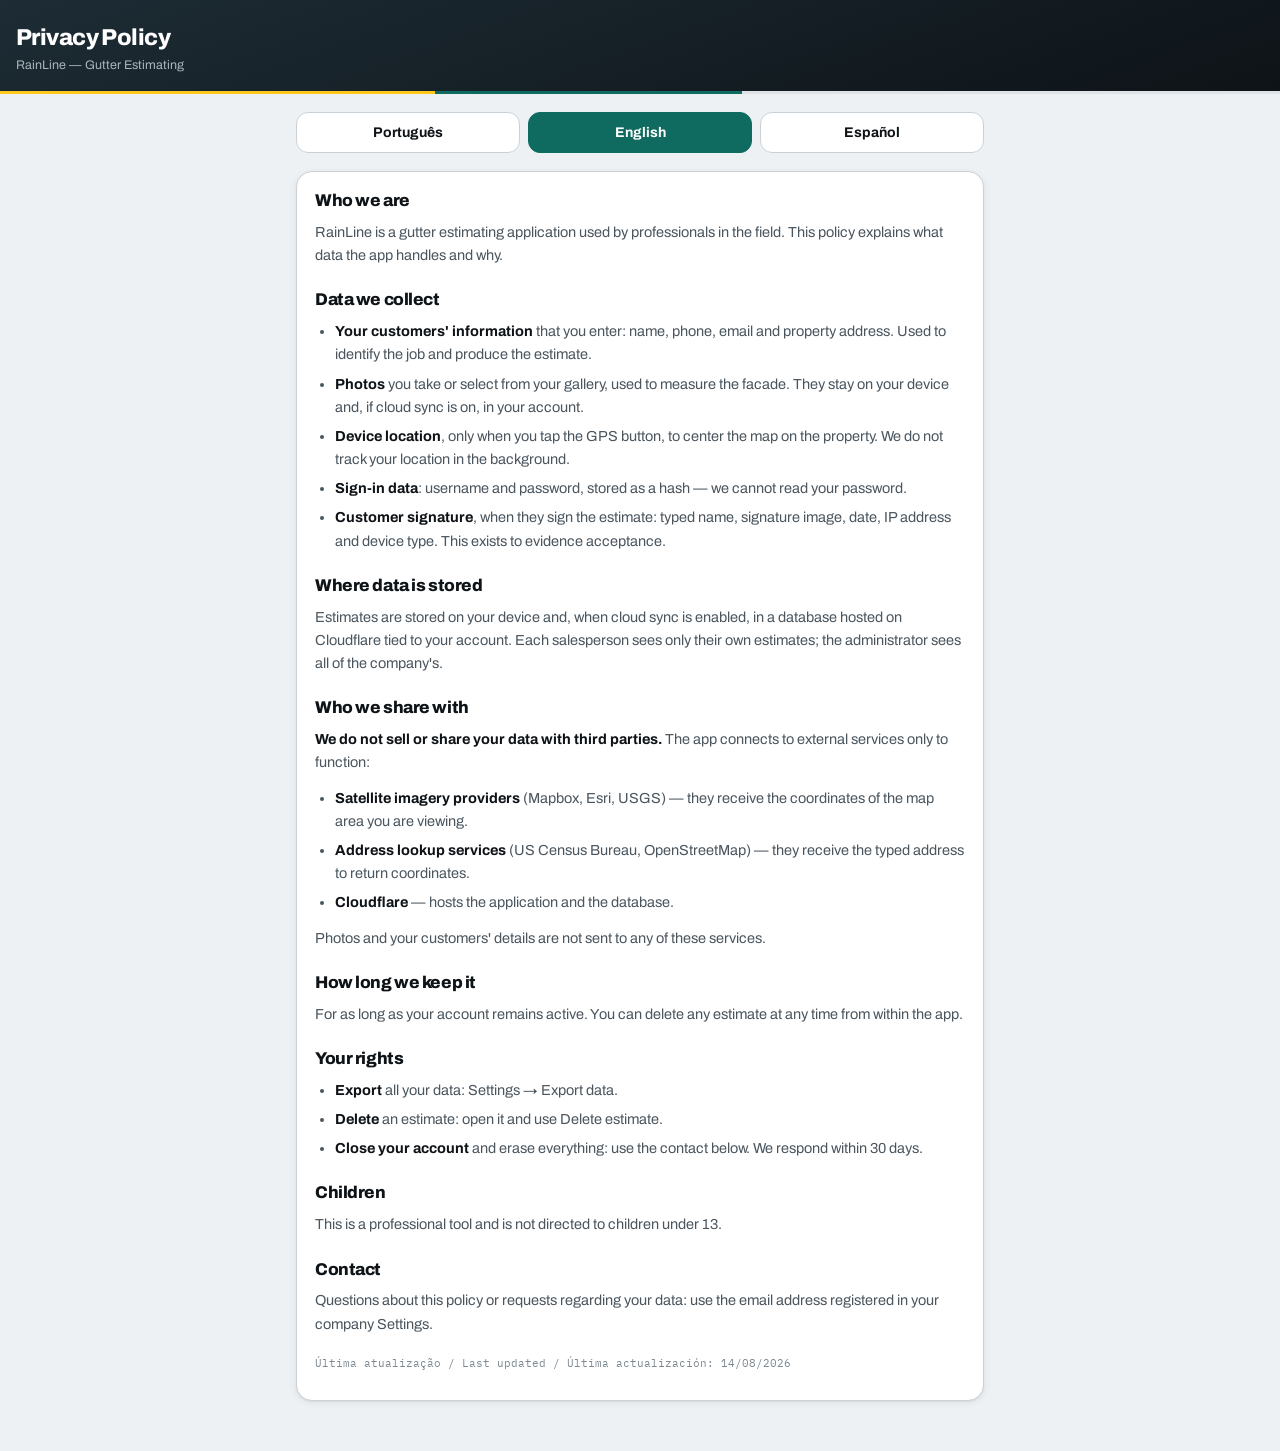
<file: public/privacidade.html>
<!DOCTYPE html>
<html lang="pt-BR">
<head>
<meta charset="utf-8">
<meta name="viewport" content="width=device-width, initial-scale=1, viewport-fit=cover">
<title>Privacy Policy · RainLine</title>
<meta name="theme-color" content="#0E1317">
<link rel="preconnect" href="https://fonts.googleapis.com">
<link rel="preconnect" href="https://fonts.gstatic.com" crossorigin>
<link href="https://fonts.googleapis.com/css2?family=Archivo:wght@500;600;700;800&family=IBM+Plex+Mono:wght@400;600&display=swap" rel="stylesheet">
<link rel="stylesheet" href="css/app.css">
<style>
  body{background:var(--alum)}
  .head{
    background:linear-gradient(160deg,var(--storm-b),var(--storm-a));color:#fff;
    padding:calc(22px + var(--safe-t)) 16px 20px;position:relative;
  }
  .head:after{
    content:"";position:absolute;left:0;right:0;bottom:0;height:3px;
    background:linear-gradient(90deg,var(--tape) 0 34%,var(--patina) 34% 58%,var(--coil) 58%);
  }
  .head h1{font-size:23px}
  .head p{margin:4px 0 0;color:#A9B4BC;font-size:12.5px}
  .wrap{max-width:720px;margin:0 auto;padding:18px 16px calc(50px + var(--safe-b))}
  .tabs{display:flex;gap:8px;margin-bottom:18px}
  .tabs button{
    flex:1;border:1px solid var(--line);background:#fff;color:var(--ink);border-radius:12px;
    padding:12px 8px;font-family:inherit;font-size:14px;font-weight:700;cursor:pointer;
  }
  .tabs button.is-on{background:var(--patina);color:#fff;border-color:var(--patina)}
  article{display:none}
  article.is-on{display:block}
  article h2{font-size:17px;margin:22px 0 8px}
  article h2:first-child{margin-top:0}
  article p, article li{font-size:14.5px;line-height:1.6;color:var(--ink-2)}
  article p{margin:0 0 12px}
  article ul{margin:0 0 12px;padding-left:20px}
  article li{margin-bottom:6px}
  article b{color:var(--ink)}
  .box{background:#fff;border:1px solid var(--line);border-radius:var(--r);padding:18px;box-shadow:var(--sh-1)}
  .upd{font-family:"IBM Plex Mono",monospace;font-size:11px;color:var(--ink-3);margin-top:20px}
</style>
</head>
<body>

<div class="head">
  <h1>Privacy Policy</h1>
  <p>RainLine — Gutter Estimating</p>
</div>

<div class="wrap">
  <div class="tabs">
    <button data-l="pt" class="is-on">Português</button>
    <button data-l="en">English</button>
    <button data-l="es">Español</button>
  </div>

  <div class="box">

    <!-- ============ PORTUGUÊS ============ -->
    <article id="pt" class="is-on">
      <h2>Quem somos</h2>
      <p>O RainLine é um aplicativo de orçamento para instalação de calhas, usado por
      profissionais em campo. Esta política explica quais dados o aplicativo trata e
      por quê.</p>

      <h2>Dados que coletamos</h2>
      <ul>
        <li><b>Dados dos seus clientes</b> que você digita: nome, telefone, e-mail e
        endereço do imóvel. São usados para identificar o orçamento e emitir a proposta.</li>
        <li><b>Fotos</b> que você tira ou escolhe da galeria, usadas para medir a
        fachada. Ficam no seu aparelho e, se você tiver a nuvem ativada, na sua conta.</li>
        <li><b>Localização do aparelho</b>, somente quando você toca no botão de GPS,
        para centralizar o mapa no imóvel. Não rastreamos sua posição em segundo plano.</li>
        <li><b>Dados de acesso</b>: nome de usuário e senha, guardada como hash — não
        temos como ler sua senha.</li>
        <li><b>Assinatura do cliente</b>, quando ele assina a proposta: nome digitado,
        imagem da assinatura, data, endereço IP e tipo de aparelho. Esses dados existem
        para comprovar o aceite.</li>
      </ul>

      <h2>Onde os dados ficam</h2>
      <p>Os orçamentos ficam no seu aparelho e, quando a nuvem está ativada, num banco
      de dados na Cloudflare, vinculado à sua conta. Cada vendedor vê apenas os próprios
      orçamentos; o administrador vê todos da empresa.</p>

      <h2>Com quem compartilhamos</h2>
      <p><b>Não vendemos nem cedemos seus dados a terceiros.</b> O aplicativo se conecta
      a serviços externos apenas para funcionar:</p>
      <ul>
        <li><b>Provedores de imagem de satélite</b> (Mapbox, Esri, USGS) — recebem as
        coordenadas da área do mapa que você está vendo.</li>
        <li><b>Serviços de busca de endereço</b> (US Census Bureau, OpenStreetMap) —
        recebem o endereço digitado para devolver as coordenadas.</li>
        <li><b>Cloudflare</b> — hospeda o aplicativo e o banco de dados.</li>
      </ul>
      <p>As fotos e os dados dos seus clientes não são enviados a nenhum desses serviços.</p>

      <h2>Por quanto tempo guardamos</h2>
      <p>Enquanto você mantiver a conta ativa. Você pode apagar qualquer orçamento a
      qualquer momento, dentro do aplicativo.</p>

      <h2>Seus direitos</h2>
      <ul>
        <li><b>Exportar</b> todos os seus dados: Configurações → Exportar dados.</li>
        <li><b>Apagar</b> um orçamento: abra-o e use Excluir orçamento.</li>
        <li><b>Encerrar a conta</b> e apagar tudo: use o contato abaixo. Atendemos em
        até 30 dias.</li>
      </ul>

      <h2>Crianças</h2>
      <p>O aplicativo é uma ferramenta profissional e não se destina a menores de 13 anos.</p>

      <h2>Contato</h2>
      <p>Dúvidas sobre esta política ou pedidos sobre seus dados: use o e-mail cadastrado
      em Configurações da sua empresa.</p>
    </article>

    <!-- ============ ENGLISH ============ -->
    <article id="en">
      <h2>Who we are</h2>
      <p>RainLine is a gutter estimating application used by professionals in the field.
      This policy explains what data the app handles and why.</p>

      <h2>Data we collect</h2>
      <ul>
        <li><b>Your customers' information</b> that you enter: name, phone, email and
        property address. Used to identify the job and produce the estimate.</li>
        <li><b>Photos</b> you take or select from your gallery, used to measure the
        facade. They stay on your device and, if cloud sync is on, in your account.</li>
        <li><b>Device location</b>, only when you tap the GPS button, to center the map
        on the property. We do not track your location in the background.</li>
        <li><b>Sign-in data</b>: username and password, stored as a hash — we cannot
        read your password.</li>
        <li><b>Customer signature</b>, when they sign the estimate: typed name,
        signature image, date, IP address and device type. This exists to evidence
        acceptance.</li>
      </ul>

      <h2>Where data is stored</h2>
      <p>Estimates are stored on your device and, when cloud sync is enabled, in a
      database hosted on Cloudflare tied to your account. Each salesperson sees only
      their own estimates; the administrator sees all of the company's.</p>

      <h2>Who we share with</h2>
      <p><b>We do not sell or share your data with third parties.</b> The app connects
      to external services only to function:</p>
      <ul>
        <li><b>Satellite imagery providers</b> (Mapbox, Esri, USGS) — they receive the
        coordinates of the map area you are viewing.</li>
        <li><b>Address lookup services</b> (US Census Bureau, OpenStreetMap) — they
        receive the typed address to return coordinates.</li>
        <li><b>Cloudflare</b> — hosts the application and the database.</li>
      </ul>
      <p>Photos and your customers' details are not sent to any of these services.</p>

      <h2>How long we keep it</h2>
      <p>For as long as your account remains active. You can delete any estimate at any
      time from within the app.</p>

      <h2>Your rights</h2>
      <ul>
        <li><b>Export</b> all your data: Settings → Export data.</li>
        <li><b>Delete</b> an estimate: open it and use Delete estimate.</li>
        <li><b>Close your account</b> and erase everything: use the contact below. We
        respond within 30 days.</li>
      </ul>

      <h2>Children</h2>
      <p>This is a professional tool and is not directed to children under 13.</p>

      <h2>Contact</h2>
      <p>Questions about this policy or requests regarding your data: use the email
      address registered in your company Settings.</p>
    </article>

    <!-- ============ ESPAÑOL ============ -->
    <article id="es">
      <h2>Quiénes somos</h2>
      <p>RainLine es una aplicación de presupuestos para instalación de canaletas,
      utilizada por profesionales en campo. Esta política explica qué datos trata la
      aplicación y por qué.</p>

      <h2>Datos que recopilamos</h2>
      <ul>
        <li><b>Datos de sus clientes</b> que usted ingresa: nombre, teléfono, correo y
        dirección de la propiedad. Se usan para identificar el trabajo y emitir el
        presupuesto.</li>
        <li><b>Fotos</b> que usted toma o elige de la galería, usadas para medir la
        fachada. Permanecen en su dispositivo y, si activa la nube, en su cuenta.</li>
        <li><b>Ubicación del dispositivo</b>, solo cuando toca el botón de GPS, para
        centrar el mapa en la propiedad. No rastreamos su ubicación en segundo plano.</li>
        <li><b>Datos de acceso</b>: usuario y contraseña, guardada como hash — no
        podemos leer su contraseña.</li>
        <li><b>Firma del cliente</b>, cuando firma el presupuesto: nombre escrito,
        imagen de la firma, fecha, dirección IP y tipo de dispositivo. Estos datos
        existen para acreditar la aceptación.</li>
      </ul>

      <h2>Dónde se guardan los datos</h2>
      <p>Los presupuestos se guardan en su dispositivo y, con la nube activada, en una
      base de datos alojada en Cloudflare vinculada a su cuenta. Cada vendedor ve solo
      sus propios presupuestos; el administrador ve todos los de la empresa.</p>

      <h2>Con quién compartimos</h2>
      <p><b>No vendemos ni cedemos sus datos a terceros.</b> La aplicación se conecta a
      servicios externos únicamente para funcionar:</p>
      <ul>
        <li><b>Proveedores de imágenes satelitales</b> (Mapbox, Esri, USGS) — reciben
        las coordenadas del área del mapa que usted está viendo.</li>
        <li><b>Servicios de búsqueda de direcciones</b> (US Census Bureau,
        OpenStreetMap) — reciben la dirección escrita para devolver coordenadas.</li>
        <li><b>Cloudflare</b> — aloja la aplicación y la base de datos.</li>
      </ul>
      <p>Las fotos y los datos de sus clientes no se envían a ninguno de estos servicios.</p>

      <h2>Cuánto tiempo los conservamos</h2>
      <p>Mientras su cuenta permanezca activa. Puede eliminar cualquier presupuesto en
      cualquier momento desde la aplicación.</p>

      <h2>Sus derechos</h2>
      <ul>
        <li><b>Exportar</b> todos sus datos: Ajustes → Exportar datos.</li>
        <li><b>Eliminar</b> un presupuesto: ábralo y use Eliminar presupuesto.</li>
        <li><b>Cerrar la cuenta</b> y borrar todo: use el contacto de abajo.
        Respondemos en un plazo de 30 días.</li>
      </ul>

      <h2>Niños</h2>
      <p>Es una herramienta profesional y no está dirigida a menores de 13 años.</p>

      <h2>Contacto</h2>
      <p>Preguntas sobre esta política o solicitudes sobre sus datos: utilice el correo
      registrado en los Ajustes de su empresa.</p>
    </article>

    <p class="upd">Última atualização / Last updated / Última actualización: 14/08/2026</p>
  </div>
</div>

<script>
(function () {
  var det = (navigator.language || 'pt').toLowerCase();
  var l = det.indexOf('es') === 0 ? 'es' : det.indexOf('pt') === 0 ? 'pt' : 'en';
  function show(x) {
    ['pt', 'en', 'es'].forEach(function (k) {
      document.getElementById(k).classList.toggle('is-on', k === x);
    });
    Array.prototype.forEach.call(document.querySelectorAll('.tabs button'), function (b) {
      b.classList.toggle('is-on', b.dataset.l === x);
    });
    document.documentElement.lang = x === 'pt' ? 'pt-BR' : x;
  }
  Array.prototype.forEach.call(document.querySelectorAll('.tabs button'), function (b) {
    b.addEventListener('click', function () { show(b.dataset.l); });
  });
  show(l);
})();
</script>
</body>
</html>
</file>
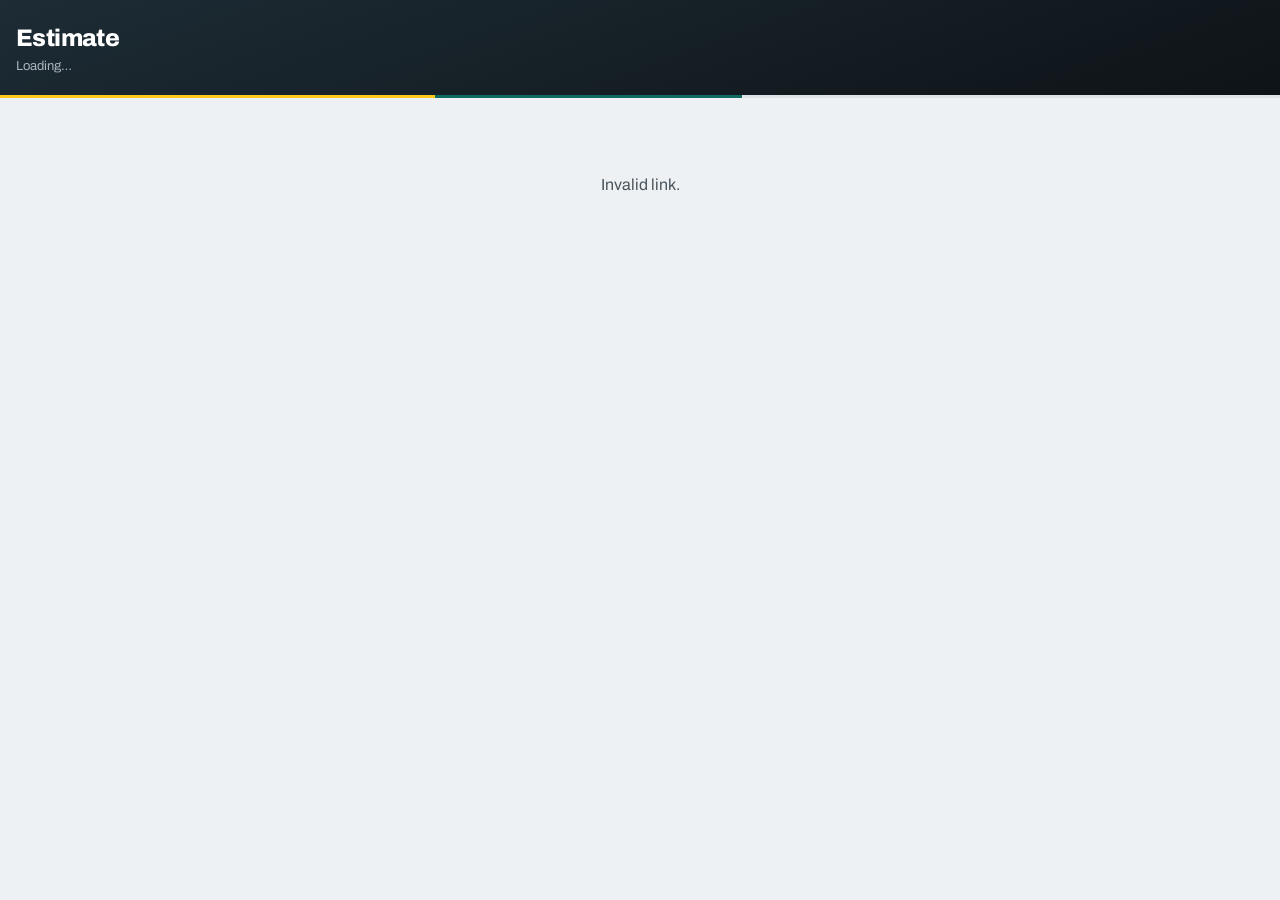
<file: public/sign.html>
<!DOCTYPE html>
<html lang="en">
<head>
<meta charset="utf-8">
<meta name="viewport" content="width=device-width, initial-scale=1, viewport-fit=cover">
<title>Estimate — sign</title>
<meta name="theme-color" content="#0E1317">
<link rel="preconnect" href="https://fonts.googleapis.com">
<link rel="preconnect" href="https://fonts.gstatic.com" crossorigin>
<link href="https://fonts.googleapis.com/css2?family=Archivo:wght@500;600;700;800&family=IBM+Plex+Mono:wght@400;600&display=swap" rel="stylesheet">
<link rel="stylesheet" href="css/app.css">
<style>
  body{background:var(--alum)}
  .wrap{max-width:600px;margin:0 auto;padding:0 16px calc(40px + var(--safe-b))}
  .head{
    background:linear-gradient(160deg,var(--storm-b),var(--storm-a));color:#fff;
    padding:calc(22px + var(--safe-t)) 16px 22px;margin-bottom:16px;position:relative;
  }
  .head:after{
    content:"";position:absolute;left:0;right:0;bottom:0;height:3px;
    background:linear-gradient(90deg,var(--tape) 0 34%,var(--patina) 34% 58%,var(--coil) 58%);
  }
  .head h1{font-size:24px}
  .head p{margin:4px 0 0;color:#A9B4BC;font-size:13px}
  .big-total{
    display:flex;justify-content:space-between;align-items:center;
    background:linear-gradient(150deg,var(--storm-b),var(--storm-a));color:#fff;
    border-radius:var(--r);padding:18px;border-bottom:4px solid var(--tape);margin-bottom:14px;
  }
  .big-total span{font-family:"IBM Plex Mono",monospace;font-size:11px;letter-spacing:.18em;color:var(--tape)}
  .big-total b{font-family:"IBM Plex Mono",monospace;font-size:32px;letter-spacing:-.04em}
  .pad-sign{
    background:#fff;border:2px dashed var(--line);border-radius:12px;
    height:190px;touch-action:none;display:block;width:100%;
  }
  .sign-hint{text-align:center;color:var(--ink-3);font-size:12.5px;margin:8px 0 0}
  .done{
    background:var(--patina);color:#fff;border-radius:var(--r);padding:20px;text-align:center;
  }
  .done b{display:block;font-size:19px;margin-bottom:6px}
  .legal{font-size:11.5px;color:var(--ink-2);line-height:1.5;margin-top:14px}
  .load{text-align:center;padding:60px 20px;color:var(--ink-2)}
  .shot{
    background:#fff;border:1px solid var(--line);border-radius:var(--r);
    padding:12px;margin-bottom:14px;box-shadow:var(--sh-1);
  }
  .shot img{width:100%;border-radius:10px;display:block;background:var(--coil)}
  .shot span{
    display:block;font-family:"IBM Plex Mono",monospace;font-size:10px;
    letter-spacing:.14em;text-transform:uppercase;color:var(--ink-2);margin-bottom:8px;
  }
  .signform.hide{display:none !important}
</style>
</head>
<body>

<div class="head">
  <h1 id="co">Estimate</h1>
  <p id="sub">Loading…</p>
</div>

<div class="wrap" id="wrap">
  <div class="load" id="load">Loading your estimate…</div>

  <div id="main" hidden>
    <div id="imgs"></div>

    <div class="card">
      <div class="q-head">
        <h3 id="cli"></h3>
        <p id="addr"></p>
        <p id="meas"></p>
      </div>
      <div id="lines"></div>
    </div>

    <div class="big-total"><span>TOTAL</span><b id="total">$0.00</b></div>

    <div id="signed" hidden>
      <div class="done">
        <b>Signed — thank you!</b>
        <span id="signed-by"></span>
      </div>
    </div>

    <div id="form" class="signform">
      <div class="card">
        <label class="field">
          <span>Your full name</span>
          <input type="text" id="name" autocomplete="name" placeholder="John Carter">
        </label>
        <span class="field-label">Sign below with your finger</span>
        <canvas class="pad-sign" id="pad"></canvas>
        <p class="sign-hint">
          <button class="btn btn-ghost" id="clear" style="padding:8px 16px;font-size:13px;display:inline-flex">Clear</button>
        </p>
      </div>
      <button class="btn btn-primary btn-block" id="send">Accept and sign</button>
      <p class="legal">
        By signing you accept this estimate and authorize the work described above.
        Your name, signature, date and device information are recorded with this
        acceptance. Final quantities may vary within 5% after on-site verification.
      </p>
    </div>
  </div>
</div>

<div id="toast" class="toast" role="status" aria-live="polite"></div>

<script>
(function () {
  var $ = function (s) { return document.querySelector(s); };
  var token = new URLSearchParams(location.search).get('t');
  var money = function (n) {
    return '$' + (Number(n) || 0).toLocaleString('en-US', { minimumFractionDigits: 2, maximumFractionDigits: 2 });
  };
  function toast(m) {
    var t = $('#toast'); t.textContent = m; t.classList.add('is-on');
    clearTimeout(toast._t); toast._t = setTimeout(function () { t.classList.remove('is-on'); }, 3000);
  }

  if (!token) { $('#load').textContent = 'Invalid link.'; return; }

  fetch('/api/public/' + encodeURIComponent(token))
    .then(function (r) { if (!r.ok) throw 0; return r.json(); })
    .then(render)
    .catch(function () { $('#load').textContent = 'Estimate not found or no longer available.'; });

  function render(d) {
    $('#load').hidden = true;
    $('#main').hidden = false;
    $('#co').textContent = (d.company && d.company.name) || 'Your gutter estimate';
    $('#sub').textContent = [(d.company && d.company.phone), (d.company && d.company.email)]
      .filter(Boolean).join(' · ') || 'Estimate ' + d.id;
    $('#cli').textContent = d.client.name || '';
    $('#addr').textContent = [d.client.address, d.client.city, d.client.state, d.client.zip]
      .filter(Boolean).join(', ');
    var extra = [];
    if (d.corners) extra.push(d.corners + ' corners');
    if (d.downspouts) extra.push(d.downspouts + ' downspouts');
    $('#meas').textContent = Math.round(d.feet) + ' ft of ' + d.size + '" gutter' +
      (extra.length ? ' · ' + extra.join(' · ') : '');

    $('#imgs').innerHTML = (d.images || []).map(function (im) {
      return '<div class="shot"><span>' + im.label + '</span>' +
             '<img src="' + im.png + '" alt="' + im.label + '"></div>';
    }).join('');
    $('#total').textContent = money(d.total);
    $('#lines').innerHTML = (d.lines || []).map(function (l) {
      return '<div class="q-line"><span>' + l.name +
        (l.qty ? '<br><span class="qty">' + l.qty + ' ' + (l.unit || '') + '</span>' : '') +
        '</span><span>' + money(l.total) + '</span></div>';
    }).join('');

    if (d.signed) {
      $('#form').classList.add('hide');
      $('#signed').hidden = false;
      $('#signed-by').textContent = d.signed.name + ' · ' +
        new Date(d.signed.at).toLocaleDateString('en-US');
    } else {
      initPad();
    }
  }

  var drew = false;
  function initPad() {
    var c = $('#pad'), g = c.getContext('2d');
    function size() {
      var r = c.getBoundingClientRect(), dpr = window.devicePixelRatio || 1;
      var data = drew ? c.toDataURL() : null;
      c.width = r.width * dpr; c.height = r.height * dpr;
      g.setTransform(dpr, 0, 0, dpr, 0, 0);
      g.lineWidth = 2.6; g.lineCap = 'round'; g.lineJoin = 'round'; g.strokeStyle = '#0E1317';
      if (data) { var im = new Image(); im.onload = function () { g.drawImage(im, 0, 0, r.width, r.height); }; im.src = data; }
    }
    size();
    window.addEventListener('resize', size);

    var drawing = false, last = null;
    function pos(e) {
      var r = c.getBoundingClientRect();
      return { x: e.clientX - r.left, y: e.clientY - r.top };
    }
    c.addEventListener('pointerdown', function (e) {
      c.setPointerCapture(e.pointerId);
      drawing = true; last = pos(e); drew = true;
      g.beginPath(); g.moveTo(last.x, last.y); g.lineTo(last.x + 0.1, last.y); g.stroke();
    });
    c.addEventListener('pointermove', function (e) {
      if (!drawing) return;
      e.preventDefault();
      var p = pos(e);
      g.beginPath(); g.moveTo(last.x, last.y); g.lineTo(p.x, p.y); g.stroke();
      last = p;
    });
    ['pointerup', 'pointercancel'].forEach(function (ev) {
      c.addEventListener(ev, function () { drawing = false; });
    });

    $('#clear').addEventListener('click', function () {
      g.clearRect(0, 0, c.width, c.height); drew = false;
    });

    $('#send').addEventListener('click', function () {
      var name = $('#name').value.trim();
      if (name.length < 3) { toast('Please type your full name.'); return; }
      if (!drew) { toast('Please sign in the box.'); return; }
      $('#send').disabled = true;
      fetch('/api/public/' + encodeURIComponent(token) + '/sign', {
        method: 'POST',
        headers: { 'content-type': 'application/json' },
        body: JSON.stringify({ name: name, signature: c.toDataURL('image/png') })
      }).then(function (r) { return r.json().then(function (j) { return { ok: r.ok, j: j }; }); })
        .then(function (res) {
          if (!res.ok) {
            $('#send').disabled = false;
            toast(res.j.error === 'already signed' ? 'This estimate was already signed.' : 'Could not sign. Try again.');
            return;
          }
          $('#form').classList.add('hide');
          $('#signed').hidden = false;
          $('#signed-by').textContent = name + ' · ' + new Date().toLocaleDateString('en-US');
          window.scrollTo(0, 0);
        })
        .catch(function () { $('#send').disabled = false; toast('No connection. Try again.'); });
    });
  }
})();
</script>
</body>
</html>
</file>
<file: public/css/app.css>
:root{
  --ink:#0E1317;
  --ink-2:#4A555E;
  --ink-3:#7C8992;
  --storm-a:#0E1317;
  --storm-b:#1D2C35;
  --alum:#EEF1F3;
  --coil:#DDE3E7;
  --line:#C9D1D7;
  --tape:#FFC91B;
  --tape-hi:#FFD84D;
  --tape-lo:#D9A600;
  --patina:#0F6B5F;
  --patina-hi:#128677;
  --alert:#B3261E;
  --r:16px;
  --pad:16px;
  --sh-1:0 1px 2px rgba(14,19,23,.06), 0 2px 8px rgba(14,19,23,.06);
  --sh-2:0 6px 20px rgba(14,19,23,.14);
  --safe-b:env(safe-area-inset-bottom,0px);
  --safe-t:env(safe-area-inset-top,0px);
}
*{box-sizing:border-box;-webkit-tap-highlight-color:transparent}
html,body{height:100%}
body{
  margin:0;color:var(--ink);
  background:var(--alum);
  background-image:
    linear-gradient(rgba(14,19,23,.035) 1px,transparent 1px),
    linear-gradient(90deg,rgba(14,19,23,.035) 1px,transparent 1px);
  background-size:26px 26px;
  font-family:"Archivo",system-ui,-apple-system,"Segoe UI",sans-serif;
  font-size:16px;line-height:1.35;overscroll-behavior-y:none;
}
h1,h2,h3{margin:0;font-weight:800;letter-spacing:-.025em}
em{font-style:normal}
svg{display:block}

/* ---------- screens ---------- */
.screen{display:none;min-height:100dvh;flex-direction:column}
.screen.is-active{display:flex;animation:rise .22s ease-out}
@keyframes rise{from{opacity:0;transform:translateY(8px)}to{opacity:1;transform:none}}
.pad{padding:var(--pad);padding-bottom:calc(44px + var(--safe-b));flex:1}

.topbar{
  display:flex;align-items:center;gap:12px;justify-content:space-between;
  padding:calc(12px + var(--safe-t)) var(--pad) 14px;
  background:linear-gradient(160deg,var(--storm-b),var(--storm-a));
  color:#fff;position:relative;
}
.topbar:after{
  content:"";position:absolute;left:0;right:0;bottom:0;height:3px;
  background:linear-gradient(90deg,var(--tape) 0 34%,var(--patina) 34% 58%,var(--coil) 58% 100%);
}
.topbar-title{font-size:21px}
.topbar > span{width:40px}
.eyebrow{
  margin:0 0 3px;font-family:"IBM Plex Mono",monospace;font-size:10px;
  letter-spacing:.18em;text-transform:uppercase;color:var(--tape);
}
.btn-icon{
  width:40px;height:40px;flex:0 0 40px;display:grid;place-items:center;
  border:0;border-radius:12px;background:rgba(255,255,255,.1);color:#fff;cursor:pointer;
  transition:transform .12s,background .12s;
}
.btn-icon:active{background:rgba(255,255,255,.24);transform:scale(.93)}
.btn-icon svg{width:20px;height:20px;stroke:currentColor;stroke-width:2;fill:none;stroke-linecap:round;stroke-linejoin:round}

/* ---------- login ---------- */
.login-wrap{
  flex:1;display:flex;flex-direction:column;justify-content:center;
  padding:32px var(--pad) calc(28px + var(--safe-b));min-height:100dvh;color:#fff;
  background:radial-gradient(120% 80% at 12% 0%,#22333D 0%,#0E1317 62%);
  position:relative;overflow:hidden;
}
.login-wrap:before{
  content:"";position:absolute;inset:0;pointer-events:none;
  background:repeating-linear-gradient(90deg,rgba(255,201,27,.09) 0 1px,transparent 1px 22px);
  -webkit-mask-image:linear-gradient(#000,transparent 40%);
  mask-image:linear-gradient(#000,transparent 40%);
}
.brand{margin-bottom:26px;position:relative}
.brand-mark{display:flex;gap:6px;align-items:flex-end;height:38px;margin-bottom:16px}
.brand-mark span{width:12px;border-radius:3px 3px 0 0}
.brand-mark span:nth-child(1){height:38px;background:var(--tape)}
.brand-mark span:nth-child(2){height:23px;background:var(--coil)}
.brand-mark span:nth-child(3){height:30px;background:var(--patina-hi)}
.brand-name{font-size:44px;letter-spacing:-.05em}
.brand-sub{
  margin:5px 0 0;font-family:"IBM Plex Mono",monospace;font-size:11px;
  letter-spacing:.2em;text-transform:uppercase;color:var(--ink-3);
}
.login-card{
  background:rgba(255,255,255,.05);border:1px solid rgba(255,255,255,.14);
  backdrop-filter:blur(8px);box-shadow:none;position:relative;
}
.login-card .field span{color:var(--ink-3)}
.login-card input{background:rgba(14,19,23,.55);border-color:rgba(255,255,255,.16);color:#fff}
.login-card input:focus{border-color:var(--tape);box-shadow:0 0 0 3px rgba(255,201,27,.2)}
#login-hint{color:var(--ink-3)}
#login-hint b{color:var(--tape)}

/* ---------- cards & fields ---------- */
.card{
  background:#fff;border:1px solid var(--line);border-radius:var(--r);
  padding:16px;margin-bottom:14px;box-shadow:var(--sh-1);
}
.field{display:block;margin-bottom:13px}
.field:last-child{margin-bottom:0}
.field span{
  display:block;font-family:"IBM Plex Mono",monospace;font-size:10px;
  letter-spacing:.14em;text-transform:uppercase;color:var(--ink-2);margin-bottom:6px;
}
input,select,textarea{
  width:100%;padding:13px;border:1px solid var(--line);border-radius:11px;
  background:#fff;font-family:inherit;font-size:16px;color:var(--ink);
  transition:border-color .14s,box-shadow .14s;
}
input[type=number]{font-family:"IBM Plex Mono",monospace}
input:focus,select:focus,textarea:focus{
  outline:none;border-color:var(--patina);box-shadow:0 0 0 3px rgba(15,107,95,.16);
}
.row-2{display:grid;grid-template-columns:1fr 1fr;gap:10px}
.row-3{display:grid;grid-template-columns:2fr .8fr 1fr;gap:10px}
.hint{margin:12px 0 0;font-size:12.5px;color:var(--ink-2);line-height:1.45}

/* ---------- buttons ---------- */
.btn{
  border:0;border-radius:13px;padding:15px 16px;font-family:inherit;
  font-size:15.5px;font-weight:700;cursor:pointer;letter-spacing:-.01em;
  transition:transform .12s,box-shadow .12s,background .12s;
  display:flex;align-items:center;justify-content:center;gap:8px;
}
.btn:active{transform:translateY(1px) scale(.99)}
.btn-primary{
  background:linear-gradient(180deg,var(--tape-hi),var(--tape));
  color:#2B2000;box-shadow:0 3px 0 var(--tape-lo),var(--sh-1);
}
.btn-primary:active{box-shadow:0 1px 0 var(--tape-lo)}
.btn-dark{background:var(--ink);color:#fff;box-shadow:var(--sh-1)}
.btn-ghost{background:#fff;border:1px solid var(--line);color:var(--ink);box-shadow:var(--sh-1)}
.btn-block{width:100%;margin-top:12px}
.row-2 .btn{margin-top:12px}
.btn svg{width:18px;height:18px;stroke:currentColor;stroke-width:2.2;fill:none;stroke-linecap:round;stroke-linejoin:round}

/* ---------- dashboard ---------- */
.lang-row{display:flex;gap:8px;flex-wrap:wrap}
.lang-btn{
  flex:1;min-width:104px;border:1px solid var(--line);background:#fff;color:var(--ink);
  border-radius:12px;padding:13px 10px;font-family:inherit;font-size:14px;
  font-weight:700;cursor:pointer;
}
.lang-btn.is-on{background:var(--patina);color:#fff;border-color:var(--patina)}
.sync-bar{
  display:flex;align-items:center;gap:9px;background:#fff;border:1px solid var(--line);
  border-radius:var(--r);padding:10px 12px;margin-bottom:12px;box-shadow:var(--sh-1);font-size:13px;
}
.sync-dot{width:9px;height:9px;border-radius:50%;background:var(--ink-3);flex:0 0 9px}
.sync-dot.on{background:var(--patina)}
.sync-dot.off{background:var(--alert)}
.sync-dot.pending{background:var(--tape-lo)}
#sync-text{flex:1;color:var(--ink-2)}
.sync-btn{
  border:1px solid var(--line);background:var(--alum);border-radius:999px;padding:6px 12px;
  font-family:inherit;font-size:12px;font-weight:700;cursor:pointer;color:var(--ink);
}
.user-row{display:flex;justify-content:space-between;padding:8px 0;border-bottom:1px solid var(--coil);font-size:14px}
.user-row:last-child{border-bottom:0}
.user-row small{color:var(--ink-2)}
.stat-strip{display:grid;grid-template-columns:1fr 1fr;gap:10px;margin-bottom:14px}
.hist-filters{display:flex;gap:7px;flex-wrap:wrap;margin-bottom:14px}
.hf{
  border:1px solid var(--line);background:#fff;color:var(--ink-2);border-radius:999px;
  padding:9px 14px;font-family:inherit;font-size:13px;font-weight:700;cursor:pointer;
}
.hf.is-on{background:var(--ink);color:#fff;border-color:var(--ink)}
.stat{
  background:#fff;border:1px solid var(--line);border-radius:var(--r);padding:14px;
  box-shadow:var(--sh-1);position:relative;overflow:hidden;
}
.stat:before{content:"";position:absolute;left:0;top:0;bottom:0;width:4px;background:var(--patina)}
.stat:nth-child(2):before{background:var(--tape)}
.stat{text-align:left;font-family:inherit;cursor:pointer;width:100%}
.stat:active{transform:scale(.98)}
.stat b{display:block;font-family:"IBM Plex Mono",monospace;font-size:28px;letter-spacing:-.04em;line-height:1.1}
.stat span{font-size:11px;color:var(--ink-2);letter-spacing:.03em}

.menu-grid{display:grid;grid-template-columns:1fr 1fr;gap:11px}
.tile{
  background:#fff;border:1px solid var(--line);border-radius:var(--r);
  padding:16px 14px;text-align:left;font-family:inherit;color:var(--ink);
  cursor:pointer;min-height:96px;box-shadow:var(--sh-1);
  display:flex;flex-direction:column;justify-content:space-between;gap:10px;
  transition:transform .12s,box-shadow .12s;
}
.tile:active{transform:translateY(2px);box-shadow:none}
.tile svg{width:24px;height:24px;stroke:var(--patina);stroke-width:1.9;fill:none;stroke-linecap:round;stroke-linejoin:round}
.tile-label{display:block;font-size:16.5px;font-weight:700}
.tile-desc{display:block;margin-top:3px;font-weight:500;font-size:12.5px;color:var(--ink-2)}
.tile-primary{
  grid-column:1/-1;min-height:118px;color:#2B2000;
  background:linear-gradient(150deg,var(--tape-hi),var(--tape) 60%,#F3B800);
  border-color:var(--tape-lo);box-shadow:0 4px 0 var(--tape-lo),var(--sh-2);
  position:relative;overflow:hidden;
}
.tile-primary:active{box-shadow:0 1px 0 var(--tape-lo)}
.tile-primary:after{
  content:"";position:absolute;right:-30px;bottom:-30px;width:130px;height:130px;
  border-radius:50%;background:rgba(255,255,255,.28);
}
.tile-primary svg{stroke:#2B2000;width:28px;height:28px;position:relative}
.tile-primary .tile-label{font-size:21px;position:relative}
.tile-primary .tile-desc{color:#6E5500;position:relative}
.tile-demo{
  grid-column:1/-1;min-height:0;flex-direction:row;align-items:center;
  justify-content:flex-start;gap:12px;background:#fff;border-style:dashed;
  border-color:var(--patina);padding:15px;
}
.tile-demo .tile-label{font-size:14.5px;color:var(--patina)}

/* ---------- map screen ---------- */
.screen-map{position:relative;height:100dvh;overflow:hidden}
.topbar-float{
  position:absolute;top:0;left:0;right:0;z-index:600;
  background:linear-gradient(180deg,rgba(14,19,23,.92) 55%,rgba(14,19,23,0));
}
.topbar-float:after{display:none}
#map{position:absolute;inset:0;background:#22303A}
.map-dock{
  position:absolute;left:0;right:0;bottom:calc(214px + var(--safe-b));z-index:600;
  padding:0 10px;pointer-events:none;
}
.dock-row{display:flex;flex-direction:column;gap:7px;align-items:flex-start;pointer-events:auto}
.dock-scroll{
  display:flex;gap:7px;align-items:center;width:100%;overflow-x:auto;
  padding-bottom:4px;scrollbar-width:none;-webkit-overflow-scrolling:touch;
}
.dock-scroll::-webkit-scrollbar{display:none}
.rail-btn{
  background:rgba(14,19,23,.9);color:#fff;border:1px solid rgba(255,255,255,.14);
  border-radius:999px;padding:9px 13px;font-family:inherit;font-size:12.5px;
  font-weight:600;cursor:pointer;backdrop-filter:blur(6px);white-space:nowrap;
  box-shadow:var(--sh-2);flex:0 0 auto;
}
.rail-btn:active{transform:scale(.95)}
.rail-btn[disabled]{opacity:.45}
.rail-go{background:rgba(15,107,95,.95)}
.rail-photo{background:rgba(79,195,247,.92);color:#062631;border-color:rgba(255,255,255,.2)}
.rail-danger{background:rgba(179,38,30,.92)}
.rail-btn.is-on{background:var(--tape);color:#2B2000;border-color:var(--tape-lo)}
.mode-switch{
  display:inline-flex;background:rgba(14,19,23,.92);border:1px solid rgba(255,255,255,.16);
  border-radius:999px;padding:3px;box-shadow:var(--sh-2);backdrop-filter:blur(6px);flex:0 0 auto;
}
.mode-btn{
  border:0;background:transparent;color:#A9B4BC;border-radius:999px;
  padding:7px 15px;font-family:inherit;font-size:12.5px;font-weight:700;cursor:pointer;transition:.15s;
}
.mode-btn.is-on{background:var(--tape);color:#2B2000}
.sel-tag{
  background:rgba(14,19,23,.92);color:var(--tape);border-radius:999px;padding:8px 12px;
  font-family:"IBM Plex Mono",monospace;font-size:11px;font-weight:600;
  border:1px solid rgba(255,255,255,.14);white-space:nowrap;flex:0 0 auto;
}
.parts-badge{
  background:var(--tape);color:#2B2000;border-radius:999px;padding:1px 7px;
  font-family:"IBM Plex Mono",monospace;font-size:11px;margin-left:5px;
}
.lv-group{
  display:inline-flex;background:rgba(14,19,23,.92);border:1px solid rgba(255,255,255,.16);
  border-radius:999px;padding:3px;flex:0 0 auto;
}
.lv-btn{
  border:0;background:transparent;color:#A9B4BC;border-radius:999px;padding:6px 9px;
  font-family:inherit;font-size:11.5px;font-weight:700;cursor:pointer;
}
.lv-btn.is-on{background:#4FC3F7;color:#062631}
.lv-btn[data-level="1"].is-on{background:var(--tape);color:#2B2000}
.lv-btn[data-level="3"].is-on{background:#C77DFF;color:#2A0A3D}
[hidden]{display:none !important}
.tiles-boost .leaflet-tile{filter:contrast(1.3) saturate(1.15) brightness(1.06)}
.photo-stage{position:relative;flex:1;background:#0E1317;overflow:hidden;touch-action:none}
#photo-canvas{position:absolute;inset:0;width:100%;height:100%}
.zoom-pad{
  display:flex;align-items:center;gap:8px;margin-bottom:10px;
}
.zoom-pad button{
  width:44px;height:40px;border:1px solid rgba(255,255,255,.18);border-radius:11px;
  background:rgba(255,255,255,.08);color:#fff;font-size:20px;font-weight:700;cursor:pointer;
}
.zoom-pad button:active{background:rgba(255,255,255,.24)}
.zoom-pad{flex-wrap:wrap}
.zoom-pad .zfit{width:auto;padding:0 12px;font-size:12.5px;font-family:inherit;height:38px}
.zoom-pad .zfit-go{background:rgba(15,107,95,.95);border-color:rgba(255,255,255,.25)}
.zoom-pad .zfit.is-on{background:var(--tape);color:#2B2000;border-color:var(--tape)}
.unit-sw{display:inline-flex;background:#1A2026;border:1px solid #333C44;border-radius:999px;padding:3px}
.u-btn{border:0;background:transparent;color:#8E9AA3;border-radius:999px;padding:6px 11px;
  font-family:"IBM Plex Mono",monospace;font-size:12px;font-weight:600;cursor:pointer}
.u-btn.is-on{background:var(--tape);color:#2B2000}
#tilt-warn{color:var(--tape)}
.zoom-tip{width:100%;text-align:left;margin-top:-2px}
#photo-zoom{
  font-family:"IBM Plex Mono",monospace;font-size:13px;color:var(--tape);
  font-weight:600;min-width:42px;text-align:center;
}
.unit-sw{display:inline-flex;background:#1A2026;border:1px solid #333C44;border-radius:999px;padding:3px}
.u-btn{border:0;background:transparent;color:#8E9AA3;border-radius:999px;padding:6px 11px;
  font-family:"IBM Plex Mono",monospace;font-size:12px;font-weight:600;cursor:pointer}
.u-btn.is-on{background:var(--tape);color:#2B2000}
#tilt-warn{color:var(--tape)}
.zoom-tip{font-size:11px;color:#8E9AA3;flex:1;text-align:right}
#crop-canvas{position:absolute;inset:0;width:100%;height:100%}
.crop-top{
  position:absolute;left:0;right:0;top:0;z-index:10;display:flex;align-items:center;
  gap:10px;padding:10px 12px;pointer-events:none;
  background:linear-gradient(rgba(14,19,23,.85),transparent);
}
.crop-read{
  background:var(--tape);color:#2B2000;border-radius:999px;padding:6px 13px;
  font-family:"IBM Plex Mono",monospace;font-weight:700;font-size:14px;
}
.crop-hint{color:#C9D1D7;font-size:12px}
.ph-loupe{
  position:absolute;top:12px;left:50%;margin-left:-84px;width:168px;height:168px;
  border-radius:50%;z-index:20;display:none;background:#22303A;
  border:3px solid var(--ink);box-shadow:0 8px 28px rgba(0,0,0,.55),0 0 0 3px rgba(255,201,27,.9);
}
.ph-loupe.is-on{display:block}
.ph-full-btn{
  position:absolute;right:10px;top:10px;z-index:15;border:1px solid rgba(255,255,255,.18);
  background:rgba(14,19,23,.86);color:#fff;border-radius:11px;padding:9px 12px;
  font-family:inherit;font-size:12.5px;font-weight:700;cursor:pointer;backdrop-filter:blur(6px);
}
.ph-float{
  position:absolute;left:0;right:0;bottom:0;z-index:16;display:none;
  align-items:center;gap:8px;padding:10px 12px calc(10px + var(--safe-b));
  background:linear-gradient(transparent,rgba(14,19,23,.92) 40%);
}
.ph-float button{
  border:1px solid rgba(255,255,255,.18);background:rgba(14,19,23,.9);color:#fff;
  border-radius:999px;padding:10px 14px;font-family:inherit;font-size:12.5px;
  font-weight:700;cursor:pointer;backdrop-filter:blur(6px);
}
.ph-float .ph-primary{background:var(--tape);color:#2B2000;border-color:var(--tape)}
.ph-float-read{flex:1;color:#fff;font-family:"IBM Plex Mono",monospace}
.ph-float-read b{font-size:26px;letter-spacing:-.03em}
.ph-float-read span{font-size:11px;color:var(--tape);margin-left:3px}
/* tela toda: some a barra inteira */
#screen-photo.is-full .photo-bar{display:none}
#screen-photo.is-full .ph-float{display:flex}
#screen-photo.is-full .ph-full-btn{display:none}
.bar-label{color:var(--tape) !important}
.photo-empty{
  position:absolute;inset:0;display:flex;flex-direction:column;align-items:center;
  justify-content:center;gap:14px;color:#8E9AA3;text-align:center;padding:24px;font-size:14px;
}
.photo-bar{
  background:var(--ink);color:#fff;padding:0 var(--pad) calc(12px + var(--safe-b));
  border-top:3px solid var(--tape);
  max-height:58dvh;overflow-y:auto;overscroll-behavior:contain;
}
.bar-toggle{
  display:flex;flex-direction:column;align-items:center;gap:3px;width:calc(100% + 32px);
  margin:0 -16px 8px;padding:7px 0 5px;background:transparent;border:0;cursor:pointer;
}
.bar-grip{width:44px;height:4px;border-radius:2px;background:rgba(255,255,255,.35)}
.bar-label{
  font-family:"IBM Plex Mono",monospace;font-size:10px;letter-spacing:.14em;
  text-transform:uppercase;color:#8E9AA3;
}
.ref-open{
  width:100%;text-align:left;background:rgba(255,255,255,.07);color:#C9D1D7;
  border:1px solid rgba(255,255,255,.16);border-radius:11px;padding:11px 13px;
  font-family:inherit;font-size:13px;cursor:pointer;margin-bottom:10px;
}
.ref-open b{color:var(--tape)}
.pstep-ds.is-on{background:#FF8A3D;border-color:#FF8A3D;color:#2A1200}

/* recolhido: fica só o essencial de traçar, e a foto ocupa a tela */
.photo-bar.is-min .zoom-pad,
.photo-bar.is-min .ref-open,
.photo-bar.is-min .ref-row-side{display:none}
.ref-row{display:flex;gap:6px;align-items:center;flex-wrap:wrap;margin-bottom:10px}
.tools-pad{display:flex;gap:8px;align-items:center;margin-bottom:10px;
  overflow-x:auto;scrollbar-width:none;-webkit-overflow-scrolling:touch}
.tools-pad::-webkit-scrollbar{display:none}
.tools-pad button{flex:0 0 auto}
.tools-pad button{
  border:1px solid rgba(255,255,255,.18);border-radius:11px;height:38px;padding:0 12px;
  background:rgba(255,255,255,.08);color:#fff;font-family:inherit;font-size:12.5px;
  font-weight:700;cursor:pointer;
}
.tools-pad button:active{background:rgba(255,255,255,.24)}
.tools-pad .zfit-go{background:rgba(15,107,95,.95);border-color:rgba(255,255,255,.25)}
.tools-pad button.is-on{background:var(--tape);color:#2B2000;border-color:var(--tape)}
.photo-bar.is-min .photo-steps{margin-bottom:8px}
.photo-bar.is-min .photo-read{padding-bottom:8px}
.photo-steps{display:flex;gap:6px;margin-bottom:10px}
.pstep{
  flex:1;border:1px solid rgba(255,255,255,.18);background:transparent;color:#A9B4BC;
  border-radius:10px;padding:9px 6px;font-family:inherit;font-size:12px;font-weight:700;cursor:pointer;
}
.pstep.is-on{background:var(--tape);color:#2B2000;border-color:var(--tape)}
.photo-read{
  display:flex;justify-content:space-between;align-items:center;gap:10px;margin-bottom:10px;
  font-family:"IBM Plex Mono",monospace;
}
.photo-read b{font-size:30px;letter-spacing:-.04em}
.photo-read small{display:block;font-size:10px;letter-spacing:.14em;color:#8E9AA3}
.photo-read .scale{font-size:11px;color:var(--tape);text-align:right}
.ref-open{
  width:100%;text-align:left;background:rgba(255,255,255,.07);color:#C9D1D7;
  border:1px solid rgba(255,255,255,.16);border-radius:11px;padding:11px 13px;
  font-family:inherit;font-size:13px;cursor:pointer;margin-bottom:10px;
}
.ref-open b{color:var(--tape)}
.pstep-ds.is-on{background:#FF8A3D;border-color:#FF8A3D;color:#2A1200}
/* a fileira do lado da casa continua visível com o painel recolhido */
.photo-bar.is-min .ref-row-side{display:flex}
.ref-row{display:flex;gap:6px;align-items:center;margin-bottom:10px;flex-wrap:wrap}
.ref-row input{width:78px;padding:9px;text-align:center;background:#1A2026;border-color:#333C44;color:#fff}
.ref-chip{
  background:#1A2026;border:1px solid #333C44;color:#C9D1D7;border-radius:999px;
  padding:8px 11px;font-family:inherit;font-size:12px;font-weight:600;cursor:pointer;
}
.ref-chip.is-on{background:var(--tape);color:#2B2000;border-color:var(--tape)}
.photo-acts{display:flex;gap:8px}
.photo-acts .btn{flex:1;padding:12px 8px;font-size:13.5px;white-space:nowrap}

/* lupa de precisão — aparece ao arrastar um ponto no mapa */
.loupe{
  position:absolute;top:calc(84px + var(--safe-t));left:50%;
  width:168px;height:168px;margin-left:-84px;border-radius:50%;
  overflow:hidden;z-index:700;display:none;
  border:3px solid var(--ink);box-shadow:0 8px 28px rgba(0,0,0,.55),0 0 0 3px rgba(255,201,27,.9);
  background:#22303A;
}
.loupe.is-on{display:block}
.loupe-map{width:100%;height:100%}
.loupe-cross{position:absolute;inset:0;pointer-events:none}
.loupe-cross:before,.loupe-cross:after{
  content:"";position:absolute;background:rgba(255,255,255,.85);box-shadow:0 0 2px rgba(0,0,0,.9);
}
.loupe-cross:before{left:50%;top:calc(50% - 15px);width:1.5px;height:30px;margin-left:-.75px}
.loupe-cross:after{top:50%;left:calc(50% - 15px);height:1.5px;width:30px;margin-top:-.75px}
.loupe-tag{
  position:absolute;left:0;right:0;bottom:8px;text-align:center;pointer-events:none;
  font-family:"IBM Plex Mono",monospace;font-size:11px;font-weight:600;
  color:var(--tape);text-shadow:0 1px 3px rgba(0,0,0,.95);
}

/* SIGNATURE — fita métrica */
.tape{
  position:absolute;left:0;right:0;bottom:0;z-index:610;
  background:linear-gradient(180deg,var(--tape-hi),var(--tape) 30%,#F0BB09);
  padding:0 var(--pad) calc(14px + var(--safe-b));
  border-top:3px solid var(--ink);box-shadow:0 -8px 24px rgba(14,19,23,.3);
}
.tape-ticks{
  height:18px;margin:0 -16px 8px;
  background-image:repeating-linear-gradient(90deg,var(--ink) 0 1.5px,transparent 1.5px 13px);
  background-size:auto 8px;background-repeat:repeat-x;background-position:0 100%;
  border-bottom:1px solid rgba(14,19,23,.28);
}
.tape-read{display:flex;align-items:flex-end;justify-content:space-between;gap:12px;padding:2px 0 12px}
.tape-main b{display:block;font-family:"IBM Plex Mono",monospace;font-size:56px;line-height:.88;letter-spacing:-.06em}
.tape-main span{font-family:"IBM Plex Mono",monospace;font-size:10px;letter-spacing:.2em;color:#6E5500}
.tape-side{display:flex;gap:18px;text-align:right;padding-bottom:5px}
.tape-side b{display:block;font-family:"IBM Plex Mono",monospace;font-size:23px;line-height:1}
.tape-side span{font-size:10px;letter-spacing:.1em;text-transform:uppercase;color:#6E5500}
.tape .btn{margin-top:0}
.tape .btn-primary{background:var(--ink);color:#fff;box-shadow:0 3px 0 #000}
.tape .btn-primary:active{box-shadow:0 1px 0 #000}
.pulse{animation:pulse .3s ease-out}
@keyframes pulse{0%{transform:scale(1)}45%{transform:scale(1.07)}100%{transform:scale(1)}}

.seg-label{
  background:var(--ink);color:var(--tape);font-family:"IBM Plex Mono",monospace;
  font-size:11.5px;font-weight:600;padding:3px 7px;border-radius:6px;border:0;
  white-space:nowrap;text-align:center;box-shadow:0 1px 4px rgba(0,0,0,.5);
}
.vertex{
  background:var(--tape);border:2.5px solid var(--ink);border-radius:50%;
  box-shadow:0 0 0 3px rgba(255,201,27,.28),0 2px 5px rgba(0,0,0,.5);
}
.vertex-edit{
  background:#fff;border-color:var(--patina-hi);
  box-shadow:0 0 0 4px rgba(18,134,119,.35),0 2px 5px rgba(0,0,0,.5);
}

/* Leaflet: tirar controles de baixo da fita */
.leaflet-bottom{bottom:calc(214px + var(--safe-b))}
.leaflet-control-attribution{
  font-size:9px;background:rgba(14,19,23,.62);color:#C9D1D7;padding:1px 5px;border-radius:5px 0 0 0;
}
.leaflet-control-attribution a{color:#9FB0BA}
.leaflet-top.leaflet-right{top:calc(78px + var(--safe-t))}
.leaflet-control-zoom a{
  background:rgba(14,19,23,.9);color:#fff;border-color:rgba(255,255,255,.14);
  font-weight:700;
}

/* ---------- materiais ---------- */
.section-title{
  font-size:11px;letter-spacing:.16em;text-transform:uppercase;
  font-family:"IBM Plex Mono",monospace;color:var(--ink-2);margin:22px 0 9px;font-weight:600;
}
.section-title em{float:right;text-transform:none;letter-spacing:0;font-size:11px;opacity:.75}
.seg{display:flex;background:var(--coil);border-radius:12px;padding:4px;margin-bottom:14px}
.seg-btn{
  flex:1;border:0;background:transparent;padding:11px;border-radius:9px;
  font-family:inherit;font-weight:700;font-size:14px;color:var(--ink-2);cursor:pointer;
  transition:.15s;
}
.seg-btn.is-on{background:#fff;color:var(--ink);box-shadow:0 1px 4px rgba(14,19,23,.16)}
.measure-line{
  margin:6px 0 0;font-size:13px;color:var(--ink-2);
  padding-top:12px;border-top:1px dashed var(--coil);
}
.measure-line b{font-family:"IBM Plex Mono",monospace;color:var(--ink);font-size:15px}

.mat-row{display:flex;align-items:center;gap:10px;padding:12px 0;border-bottom:1px solid var(--coil)}
.mat-row:first-child{padding-top:0}
.mat-row:last-child{border-bottom:0;padding-bottom:0}
.mat-row .name{flex:1;font-size:14.5px;font-weight:600}
.mat-row .name small{display:block;font-weight:500;font-size:11.5px;color:var(--ink-2);margin-top:2px}
.mat-row input{width:80px;text-align:center;padding:10px 4px;font-weight:600;background:var(--alum)}
.mat-row .unit{width:30px;font-family:"IBM Plex Mono",monospace;font-size:11px;color:var(--ink-3)}

/* ---------- orçamento ---------- */
.field-label{
  display:block;font-family:"IBM Plex Mono",monospace;font-size:10px;letter-spacing:.14em;
  text-transform:uppercase;color:var(--ink-2);margin-bottom:8px;
}
.status-row{display:flex;gap:6px;flex-wrap:wrap;margin-bottom:12px}
.st-btn{
  border:1px solid var(--line);background:#fff;color:var(--ink-2);border-radius:999px;
  padding:9px 13px;font-family:inherit;font-size:12.5px;font-weight:700;cursor:pointer;
}
.st-btn.is-on[data-status="draft"]{background:var(--ink-2);color:#fff;border-color:var(--ink-2)}
.st-btn.is-on[data-status="sent"]{background:var(--tape);color:#2B2000;border-color:var(--tape-lo)}
.st-btn.is-on[data-status="accepted"]{background:var(--patina);color:#fff;border-color:var(--patina)}
.st-btn.is-on[data-status="lost"]{background:var(--alert);color:#fff;border-color:var(--alert)}
.st-btn.is-on[data-margin="none"]{background:var(--ink-2);color:#fff;border-color:var(--ink-2)}
.st-btn.is-on[data-margin="pct"]{background:var(--patina);color:#fff;border-color:var(--patina)}
.margin-box{
  background:var(--alum);border:1px dashed var(--patina);border-radius:12px;
  padding:11px 13px;margin:10px 0 2px;font-size:13px;
}
.margin-box .mb-row{display:flex;justify-content:space-between;padding:3px 0}
.margin-box b{font-family:"IBM Plex Mono",monospace}
.margin-box .mb-big{font-size:17px;color:var(--patina)}
.margin-box .mb-warn{color:var(--alert)}
.margin-box small{display:block;margin-top:7px;color:var(--ink-2);font-size:11.5px}
.quick-row{display:flex;gap:6px;flex-wrap:wrap;border-top:1px dashed var(--coil);padding-top:12px}
.qk{
  flex:1;border:1px solid var(--line);background:var(--alum);color:var(--ink);border-radius:10px;
  padding:10px 8px;font-family:inherit;font-size:12.5px;font-weight:700;cursor:pointer;white-space:nowrap;
}
.st-tag{
  font-family:"IBM Plex Mono",monospace;font-size:10px;font-weight:700;padding:2px 7px;
  border-radius:999px;letter-spacing:.06em;
}
.st-draft{background:var(--coil);color:var(--ink-2)}
.st-sent{background:var(--tape);color:#2B2000}
.st-accepted{background:var(--patina);color:#fff}
.st-lost{background:var(--alert);color:#fff}
.q-head{border-bottom:2px solid var(--ink);padding-bottom:12px;margin-bottom:12px}
.q-head h3{font-size:19px}
.q-head p{margin:3px 0 0;font-size:13px;color:var(--ink-2)}
.q-line{display:flex;justify-content:space-between;gap:12px;padding:9px 0;font-size:14.5px;border-bottom:1px solid var(--coil)}
.q-line:last-child{border-bottom:0}
.q-line span:last-child{font-family:"IBM Plex Mono",monospace;white-space:nowrap}
.q-line .qty{font-family:"IBM Plex Mono",monospace;color:var(--ink-3);font-size:12px}
.total-card{
  display:flex;justify-content:space-between;align-items:center;
  background:linear-gradient(150deg,var(--storm-b),var(--storm-a));
  color:#fff;border-radius:var(--r);padding:18px;margin-bottom:6px;
  box-shadow:var(--sh-2);border-bottom:4px solid var(--tape);
}
.total-card span{font-family:"IBM Plex Mono",monospace;font-size:11px;letter-spacing:.18em;color:var(--tape)}
.total-card b{font-family:"IBM Plex Mono",monospace;font-size:34px;letter-spacing:-.05em}

/* ---------- listas ---------- */
.list-item{
  background:#fff;border:1px solid var(--line);border-radius:var(--r);
  padding:14px;margin-bottom:10px;display:flex;justify-content:space-between;
  gap:10px;align-items:center;box-shadow:var(--sh-1);transition:transform .12s;
}
.list-item:active{transform:scale(.99)}
.list-item .li-main b{display:block;font-size:15px}
.list-item .li-main small{color:var(--ink-2);font-size:12.5px}
.list-item .li-val{font-family:"IBM Plex Mono",monospace;font-weight:600;white-space:nowrap}
.empty{
  text-align:center;color:var(--ink-2);padding:44px 20px;font-size:14px;
  border:1px dashed var(--line);border-radius:var(--r);background:rgba(255,255,255,.6);
}

/* ---------- toast ---------- */
.toast{
  position:fixed;left:50%;bottom:calc(26px + var(--safe-b));transform:translate(-50%,20px);
  background:var(--ink);color:#fff;padding:13px 20px;border-radius:999px;font-size:14px;
  font-weight:600;opacity:0;pointer-events:none;transition:.22s;z-index:9999;
  max-width:88vw;text-align:center;box-shadow:var(--sh-2);border-left:4px solid var(--tape);
}
.toast.is-on{opacity:1;transform:translate(-50%,0)}

/* ---------- impressão ---------- */
#print-area{display:none}
@media print{
  body{background:#fff;background-image:none}
  .screen,.toast{display:none !important}
  #print-area{display:block;padding:0;font-size:12pt;color:#000}
  .p-head{display:flex;justify-content:space-between;border-bottom:3px solid #000;padding-bottom:10px;margin-bottom:18px}
  .p-head h1{font-size:22pt}
  .p-title{font-family:"IBM Plex Mono",monospace;font-size:9pt;letter-spacing:.2em;text-transform:uppercase}
  .p-grid{display:flex;gap:40px;margin-bottom:20px}
  table{width:100%;border-collapse:collapse;margin-bottom:18px}
  th{text-align:left;font-size:9pt;letter-spacing:.1em;text-transform:uppercase;border-bottom:2px solid #000;padding:6px 0}
  td{padding:7px 0;border-bottom:1px solid #ccc;font-size:11pt}
  td:last-child,th:last-child{text-align:right}
  .p-total{display:flex;justify-content:space-between;font-size:18pt;font-weight:800;border-top:3px solid #000;padding-top:10px}
  .p-foot{margin-top:26px;font-size:9pt;color:#444;line-height:1.5}
  .p-runs td,.p-runs th{font-size:10pt}
  .p-runs .p-sum td{border-top:2px solid #000;border-bottom:0}
  .p-shot{margin:14px 0 20px;page-break-inside:avoid;break-inside:avoid}
  .p-shot img{width:100%;max-height:4.6in;object-fit:contain;border:1px solid #999;display:block;margin-top:5px}
  #print-area .p-title{margin-top:16px}
  @page{margin:14mm}
}
@media (prefers-reduced-motion:reduce){*{transition:none !important;animation:none !important}}
@media (min-width:720px){
  .pad{max-width:660px;margin:0 auto;width:100%}
  .login-wrap{align-items:center}
  .login-wrap > *{width:100%;max-width:420px}
}
</file>
